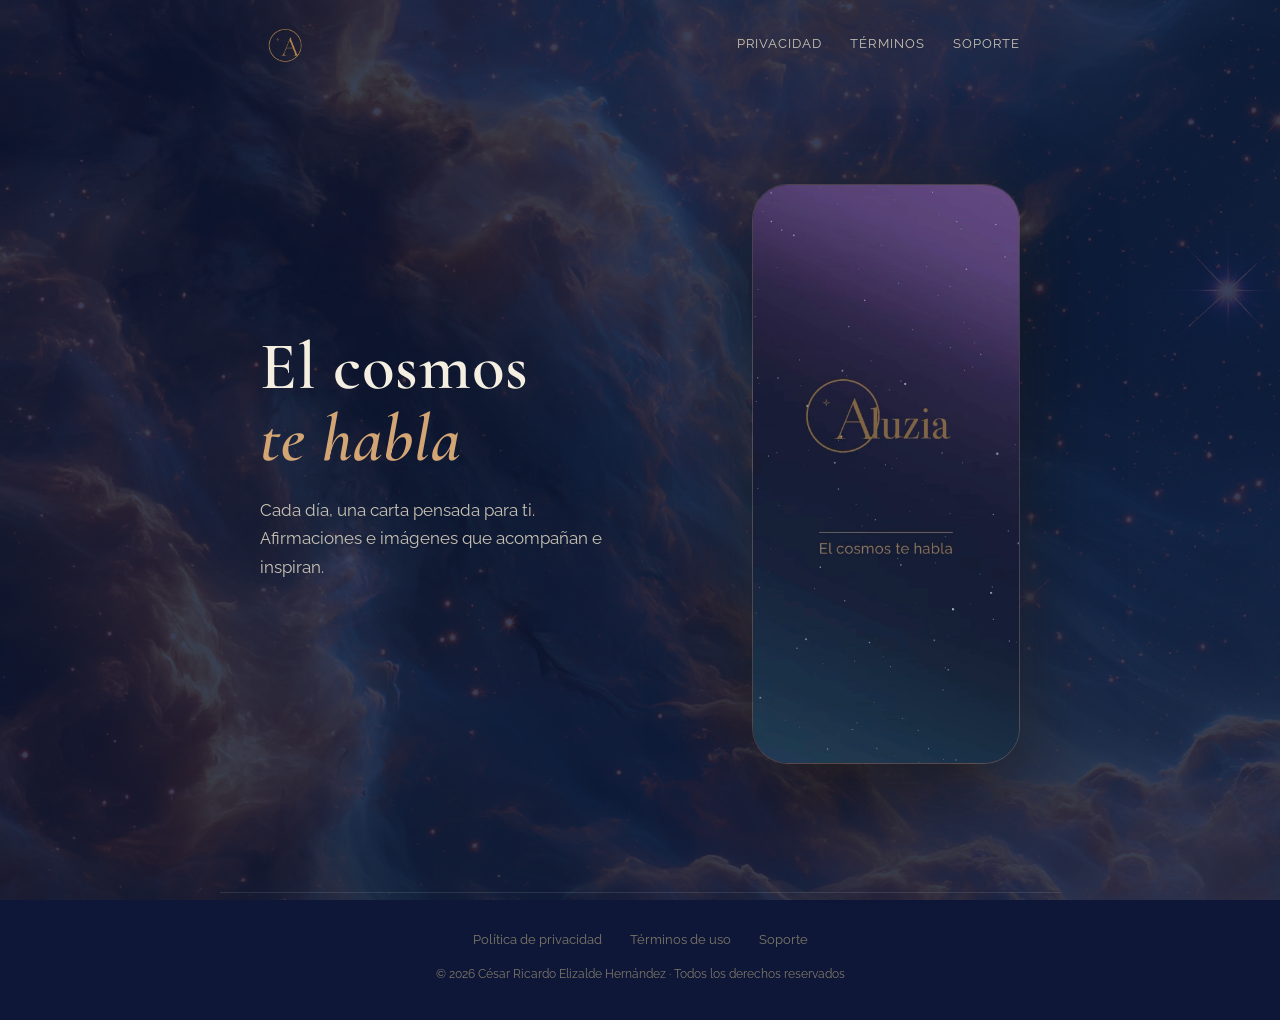
<file: index.html>
<!DOCTYPE html>
<html lang="es">
<head>
  <meta charset="UTF-8">
  <meta name="viewport" content="width=device-width, initial-scale=1">
  <title>Aluzia — El cosmos te habla</title>
  <meta name="description" content="Cada día, una carta del cosmos pensada para ti. Afirmaciones e imágenes que acompañan e inspiran.">
  <meta name="robots" content="index, follow">
  <!-- Favicon -->
  <link rel="icon" href="/favicon.ico" sizes="any">
  <link rel="icon" type="image/png" sizes="32x32" href="/favicon-32.png">
  <link rel="apple-touch-icon" href="/apple-touch-icon.png">
  <link rel="manifest" href="/site.webmanifest">
  <meta name="theme-color" content="#0F1738">
  <!-- Open Graph -->
  <meta property="og:title" content="Aluzia — El cosmos te habla">
  <meta property="og:description" content="Cartas del cosmos para ti.">
  <meta property="og:image" content="https://aluzia.app/og-image.jpg">
  <meta property="og:image:width" content="1200">
  <meta property="og:image:height" content="630">
  <meta property="og:url" content="https://aluzia.app/">
  <meta property="og:type" content="website">
  <meta property="og:locale" content="es_MX">
  <!-- Twitter -->
  <meta name="twitter:card" content="summary_large_image">
  <meta name="twitter:title" content="Aluzia — El cosmos te habla">
  <meta name="twitter:description" content="Cartas del cosmos para ti.">
  <meta name="twitter:image" content="https://aluzia.app/og-image.jpg">
  <link rel="preconnect" href="https://fonts.googleapis.com">
  <link rel="preconnect" href="https://fonts.gstatic.com" crossorigin>
  <link href="https://fonts.googleapis.com/css2?family=Cormorant+Garamond:ital,wght@0,400;0,600;1,400&family=Raleway:ital,wght@0,400;0,600;0,700;1,400&display=swap" rel="stylesheet">
  <link rel="stylesheet" href="/assets/aluzia.css">
</head>
<body>

  <header class="site-header">
    <a href="/" class="site-logo" aria-label="Aluzia — inicio">
      <img src="/assets/logo-aluzia.png" alt="Aluzia" height="40">
    </a>
    <nav class="site-nav" aria-label="Navegación principal">
      <a href="/privacidad">Privacidad</a>
      <a href="/terminos">Términos</a>
      <a href="/soporte">Soporte</a>
    </nav>
  </header>

  <main>
    <section class="hero" aria-labelledby="hero-titulo">
      <div class="hero-text">
        <h1 id="hero-titulo">El cosmos<br><em>te habla</em></h1>
        <p class="desc">Cada día, una carta pensada para ti.<br>Afirmaciones e imágenes que acompañan e inspiran.</p>
        <!-- App Store badge: descomentar cuando la app esté publicada
        <div class="appstore-area">
          <a href="https://apps.apple.com/app/aluzia/IDXXXXXXXX" aria-label="Descargar en el App Store">
            <img src="/assets/badge-appstore.svg" alt="Disponible en el App Store" height="48">
          </a>
        </div>
        -->
      </div>
      <div class="phone" role="img" aria-label="Video demostrativo de la app Aluzia">
        <video
          autoplay loop muted playsinline
          poster="/assets/demo-aluzia-poster.jpg"
          aria-hidden="true"
        >
          <source src="/assets/demo-aluzia.mp4" type="video/mp4">
        </video>
      </div>
    </section>
  </main>

  <footer class="site-footer">
    <nav class="footer-links" aria-label="Navegación legal">
      <a href="/privacidad">Política de privacidad</a>
      <a href="/terminos">Términos de uso</a>
      <a href="/soporte">Soporte</a>
    </nav>
    <p class="footer-copy">&copy; 2026 César Ricardo Elizalde Hernández · Todos los derechos reservados</p>
  </footer>

</body>
</html>
</file>
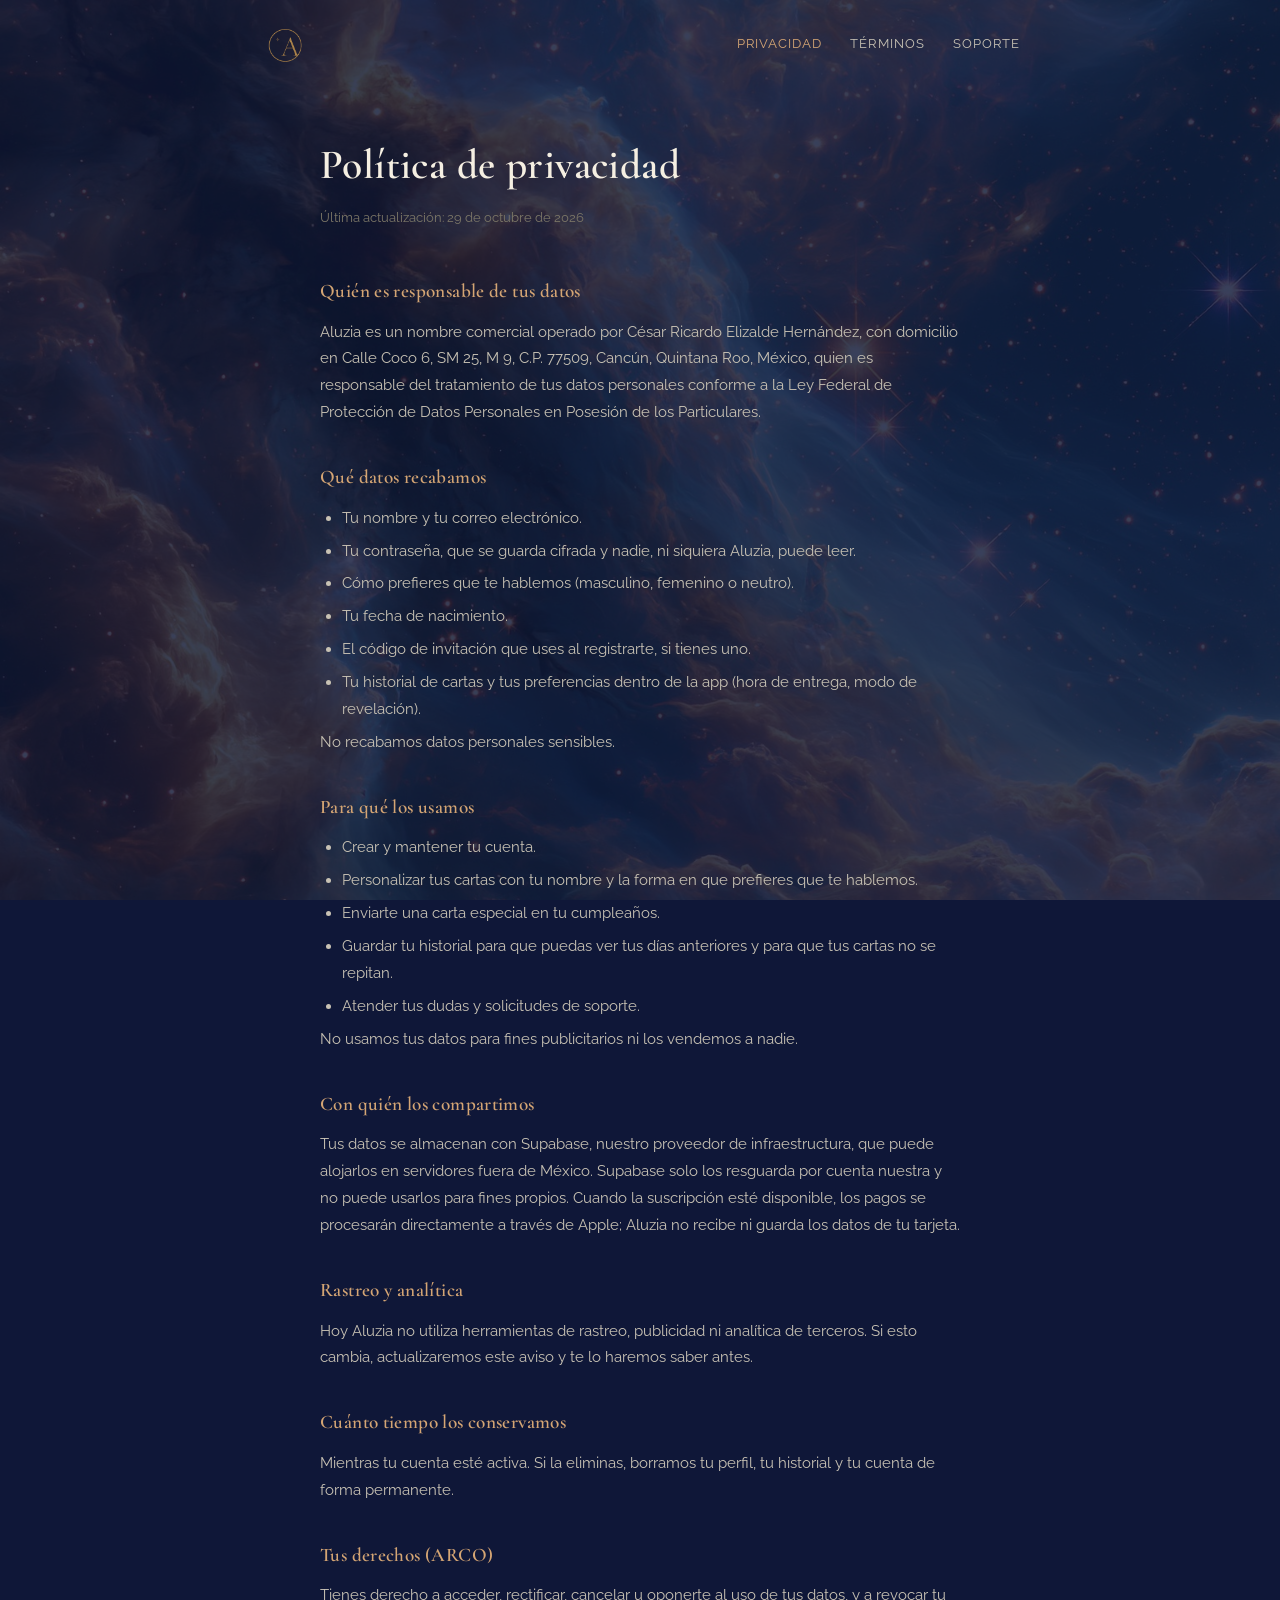
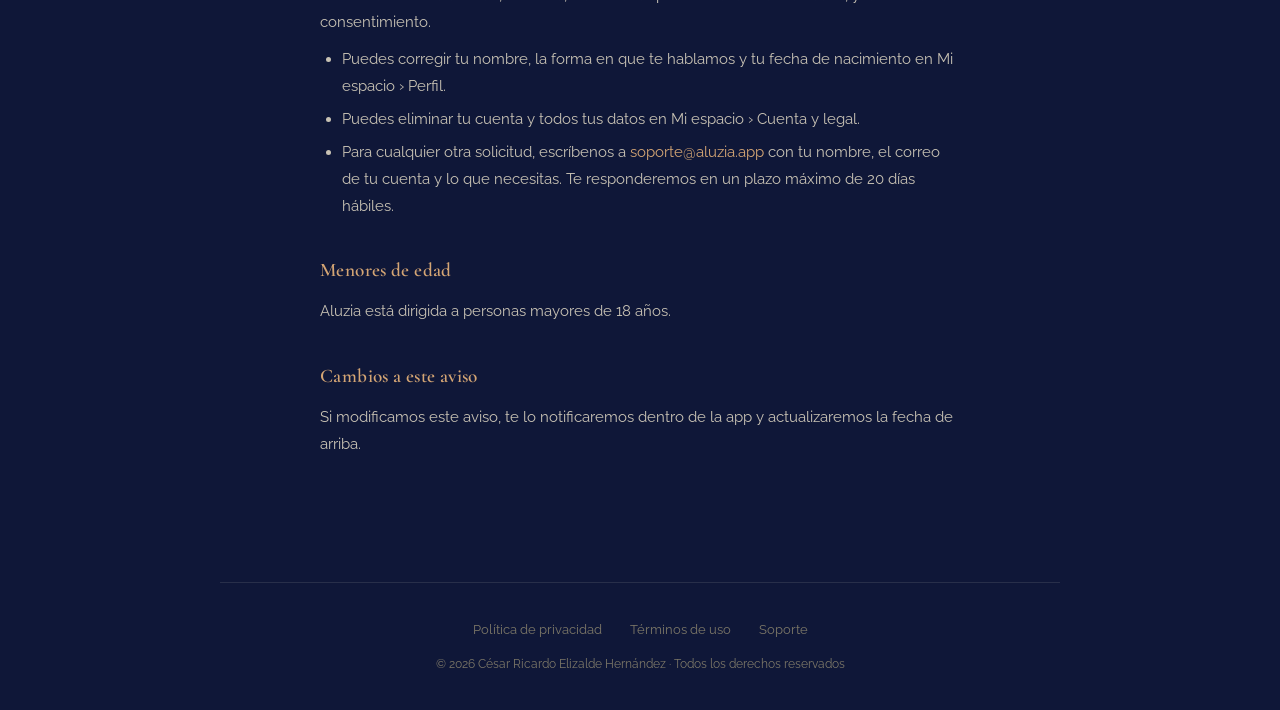
<file: privacidad/index.html>
<!DOCTYPE html>
<html lang="es">
<head>
  <meta charset="UTF-8">
  <meta name="viewport" content="width=device-width, initial-scale=1">
  <title>Política de privacidad — Aluzia</title>
  <meta name="description" content="Política de privacidad de Aluzia: qué datos recabamos, cómo los usamos y tus derechos.">
  <meta name="robots" content="index, follow">
  <!-- Favicon -->
  <link rel="icon" href="/favicon.ico" sizes="any">
  <link rel="icon" type="image/png" sizes="32x32" href="/favicon-32.png">
  <link rel="apple-touch-icon" href="/apple-touch-icon.png">
  <link rel="manifest" href="/site.webmanifest">
  <meta name="theme-color" content="#0F1738">
  <!-- Open Graph -->
  <meta property="og:title" content="Aluzia — El cosmos te habla">
  <meta property="og:description" content="Cartas del cosmos para ti.">
  <meta property="og:image" content="https://aluzia.app/og-image.jpg">
  <meta property="og:image:width" content="1200">
  <meta property="og:image:height" content="630">
  <meta property="og:url" content="https://aluzia.app/privacidad/">
  <meta property="og:type" content="website">
  <meta property="og:locale" content="es_MX">
  <!-- Twitter -->
  <meta name="twitter:card" content="summary_large_image">
  <meta name="twitter:title" content="Aluzia — El cosmos te habla">
  <meta name="twitter:description" content="Cartas del cosmos para ti.">
  <meta name="twitter:image" content="https://aluzia.app/og-image.jpg">
  <link rel="preconnect" href="https://fonts.googleapis.com">
  <link rel="preconnect" href="https://fonts.gstatic.com" crossorigin>
  <link href="https://fonts.googleapis.com/css2?family=Cormorant+Garamond:ital,wght@0,400;0,600;1,400&family=Raleway:ital,wght@0,400;0,600;0,700;1,400&display=swap" rel="stylesheet">
  <link rel="stylesheet" href="/assets/aluzia.css">
</head>
<body>

  <header class="site-header">
    <a href="/" class="site-logo" aria-label="Aluzia — inicio">
      <img src="/assets/logo-aluzia.png" alt="Aluzia" height="40">
    </a>
    <nav class="site-nav" aria-label="Navegación principal">
      <a href="/privacidad" class="current">Privacidad</a>
      <a href="/terminos">Términos</a>
      <a href="/soporte">Soporte</a>
    </nav>
  </header>

  <main>
    <div class="legal-wrap">
      <h1>Política de privacidad</h1>
      <p class="legal-updated">Última actualización: 29 de octubre de 2026</p>
      <div class="legal-section">
      <h2>Quién es responsable de tus datos</h2>
        <p>Aluzia es un nombre comercial operado por César Ricardo Elizalde Hernández, con domicilio en Calle Coco 6, SM 25, M 9, C.P. 77509, Cancún, Quintana Roo, México, quien es responsable del tratamiento de tus datos personales conforme a la Ley Federal de Protección de Datos Personales en Posesión de los Particulares.</p>
      </div>
      <div class="legal-section">
      <h2>Qué datos recabamos</h2>
        <ul>
          <li>Tu nombre y tu correo electrónico.</li>
          <li>Tu contraseña, que se guarda cifrada y nadie, ni siquiera Aluzia, puede leer.</li>
          <li>Cómo prefieres que te hablemos (masculino, femenino o neutro).</li>
          <li>Tu fecha de nacimiento.</li>
          <li>El código de invitación que uses al registrarte, si tienes uno.</li>
          <li>Tu historial de cartas y tus preferencias dentro de la app (hora de entrega, modo de revelación).</li>
        </ul>
        <p>No recabamos datos personales sensibles.</p>
      </div>
      <div class="legal-section">
      <h2>Para qué los usamos</h2>
        <ul>
          <li>Crear y mantener tu cuenta.</li>
          <li>Personalizar tus cartas con tu nombre y la forma en que prefieres que te hablemos.</li>
          <li>Enviarte una carta especial en tu cumpleaños.</li>
          <li>Guardar tu historial para que puedas ver tus días anteriores y para que tus cartas no se repitan.</li>
          <li>Atender tus dudas y solicitudes de soporte.</li>
        </ul>
        <p>No usamos tus datos para fines publicitarios ni los vendemos a nadie.</p>
      </div>
      <div class="legal-section">
      <h2>Con quién los compartimos</h2>
        <p>Tus datos se almacenan con Supabase, nuestro proveedor de infraestructura, que puede alojarlos en servidores fuera de México. Supabase solo los resguarda por cuenta nuestra y no puede usarlos para fines propios. Cuando la suscripción esté disponible, los pagos se procesarán directamente a través de Apple; Aluzia no recibe ni guarda los datos de tu tarjeta.</p>
      </div>
      <div class="legal-section">
      <h2>Rastreo y analítica</h2>
        <p>Hoy Aluzia no utiliza herramientas de rastreo, publicidad ni analítica de terceros. Si esto cambia, actualizaremos este aviso y te lo haremos saber antes.</p>
      </div>
      <div class="legal-section">
      <h2>Cuánto tiempo los conservamos</h2>
        <p>Mientras tu cuenta esté activa. Si la eliminas, borramos tu perfil, tu historial y tu cuenta de forma permanente.</p>
      </div>
      <div class="legal-section">
      <h2>Tus derechos (ARCO)</h2>
        <p>Tienes derecho a acceder, rectificar, cancelar u oponerte al uso de tus datos, y a revocar tu consentimiento.</p>
        <ul>
          <li>Puedes corregir tu nombre, la forma en que te hablamos y tu fecha de nacimiento en Mi espacio › Perfil.</li>
          <li>Puedes eliminar tu cuenta y todos tus datos en Mi espacio › Cuenta y legal.</li>
          <li>Para cualquier otra solicitud, escríbenos a <a href="mailto:soporte@aluzia.app">soporte@aluzia.app</a> con tu nombre, el correo de tu cuenta y lo que necesitas. Te responderemos en un plazo máximo de 20 días hábiles.</li>
        </ul>
      </div>
      <div class="legal-section">
      <h2>Menores de edad</h2>
        <p>Aluzia está dirigida a personas mayores de 18 años.</p>
      </div>
      <div class="legal-section">
      <h2>Cambios a este aviso</h2>
        <p>Si modificamos este aviso, te lo notificaremos dentro de la app y actualizaremos la fecha de arriba.</p>
      </div>
    </div>
  </main>

  <footer class="site-footer">
    <nav class="footer-links" aria-label="Navegación legal">
      <a href="/privacidad">Política de privacidad</a>
      <a href="/terminos">Términos de uso</a>
      <a href="/soporte">Soporte</a>
    </nav>
    <p class="footer-copy">&copy; 2026 César Ricardo Elizalde Hernández · Todos los derechos reservados</p>
  </footer>

</body>
</html>
</file>
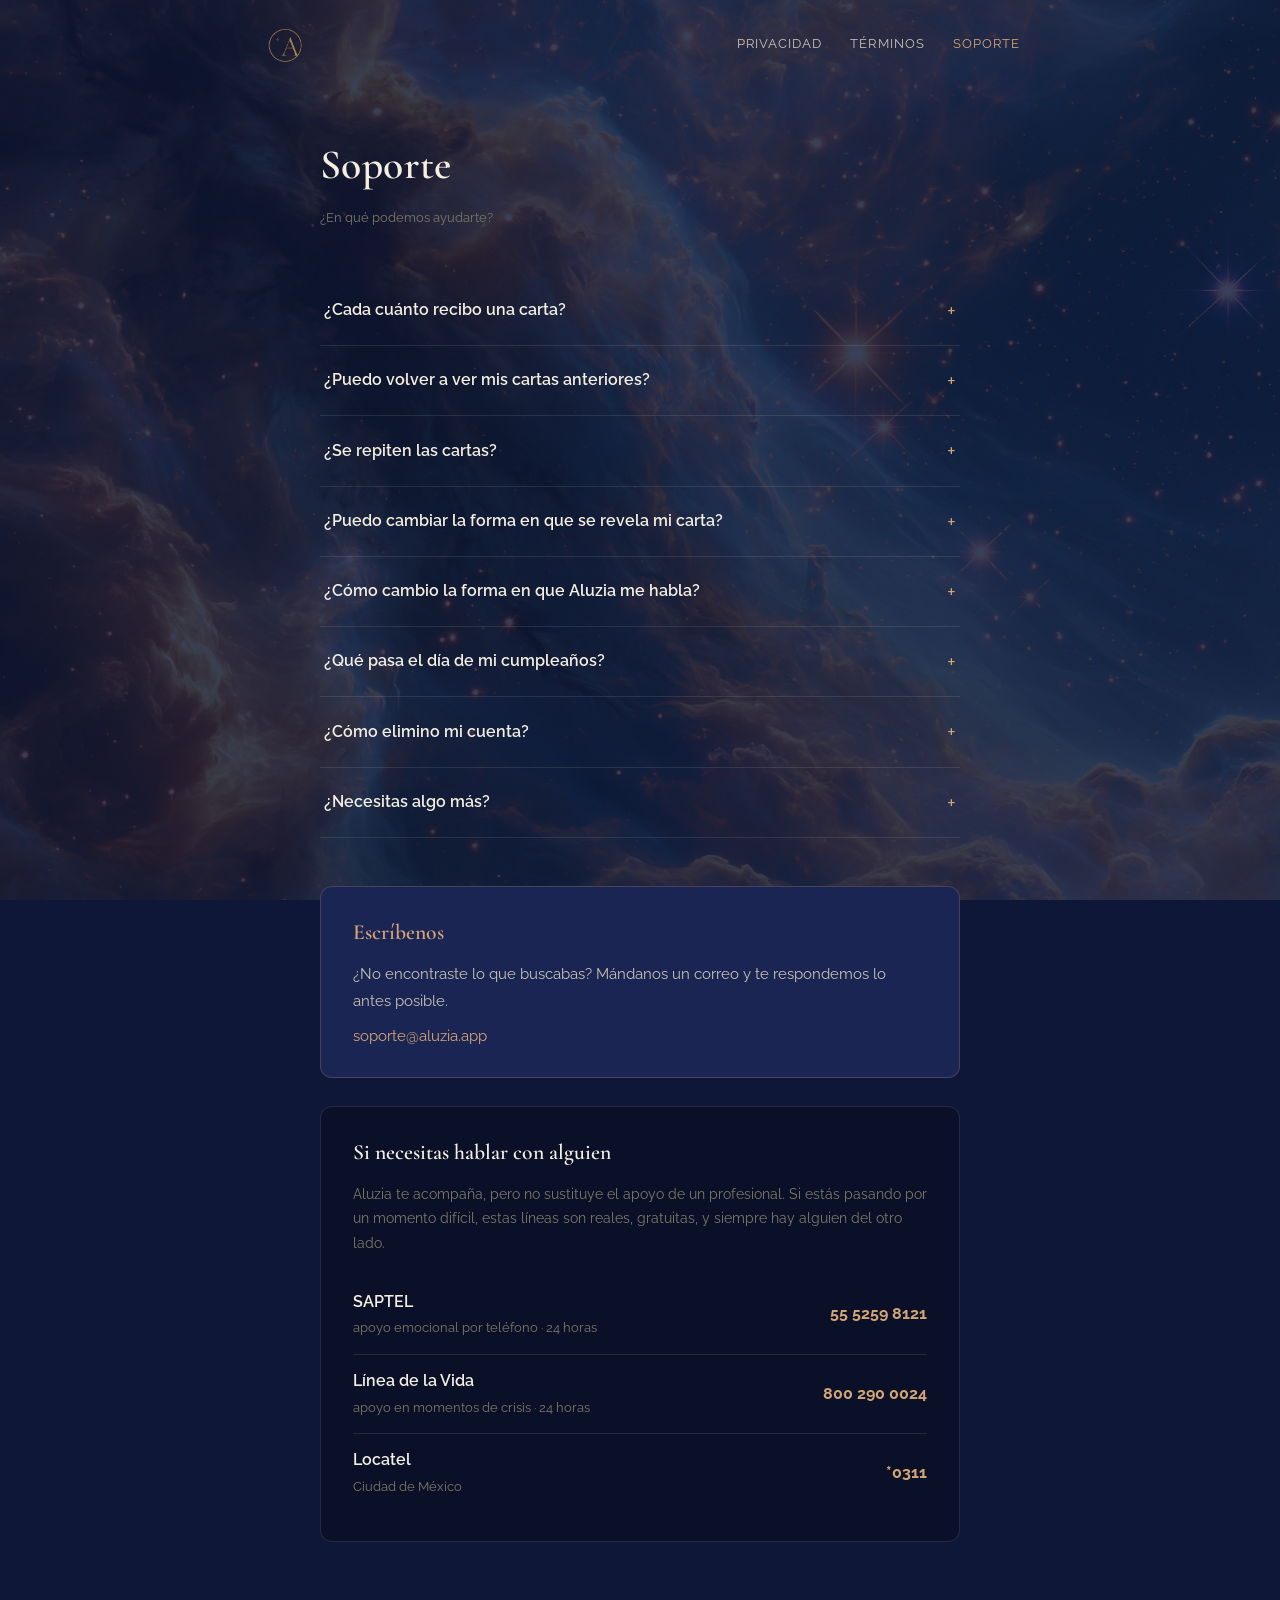
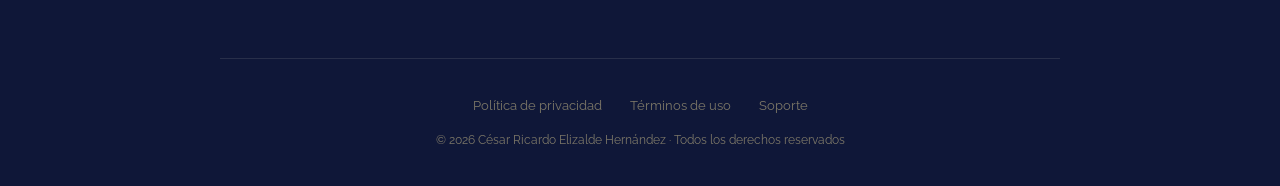
<file: soporte/index.html>
<!DOCTYPE html>
<html lang="es">
<head>
  <meta charset="UTF-8">
  <meta name="viewport" content="width=device-width, initial-scale=1">
  <title>Soporte — Aluzia</title>
  <meta name="description" content="Centro de ayuda de Aluzia: preguntas frecuentes, contacto y líneas de apoyo.">
  <meta name="robots" content="index, follow">
  <!-- Favicon -->
  <link rel="icon" href="/favicon.ico" sizes="any">
  <link rel="icon" type="image/png" sizes="32x32" href="/favicon-32.png">
  <link rel="apple-touch-icon" href="/apple-touch-icon.png">
  <link rel="manifest" href="/site.webmanifest">
  <meta name="theme-color" content="#0F1738">
  <!-- Open Graph -->
  <meta property="og:title" content="Aluzia — El cosmos te habla">
  <meta property="og:description" content="Cartas del cosmos para ti.">
  <meta property="og:image" content="https://aluzia.app/og-image.jpg">
  <meta property="og:image:width" content="1200">
  <meta property="og:image:height" content="630">
  <meta property="og:url" content="https://aluzia.app/soporte/">
  <meta property="og:type" content="website">
  <meta property="og:locale" content="es_MX">
  <!-- Twitter -->
  <meta name="twitter:card" content="summary_large_image">
  <meta name="twitter:title" content="Aluzia — El cosmos te habla">
  <meta name="twitter:description" content="Cartas del cosmos para ti.">
  <meta name="twitter:image" content="https://aluzia.app/og-image.jpg">
  <link rel="preconnect" href="https://fonts.googleapis.com">
  <link rel="preconnect" href="https://fonts.gstatic.com" crossorigin>
  <link href="https://fonts.googleapis.com/css2?family=Cormorant+Garamond:ital,wght@0,400;0,600;1,400&family=Raleway:ital,wght@0,400;0,600;0,700;1,400&display=swap" rel="stylesheet">
  <link rel="stylesheet" href="/assets/aluzia.css">
</head>
<body>

  <header class="site-header">
    <a href="/" class="site-logo" aria-label="Aluzia — inicio">
      <img src="/assets/logo-aluzia.png" alt="Aluzia" height="40">
    </a>
    <nav class="site-nav" aria-label="Navegación principal">
      <a href="/privacidad">Privacidad</a>
      <a href="/terminos">Términos</a>
      <a href="/soporte" class="current">Soporte</a>
    </nav>
  </header>

  <main>
    <div class="legal-wrap">
      <h1>Soporte</h1>
      <p class="legal-updated">¿En qué podemos ayudarte?</p>

      <div class="faq-list">
        <details>
          <summary>¿Cada cuánto recibo una carta?</summary>
          <p>Durante la prueba y con la suscripción, cada día te espera una carta nueva en Hoy. En la versión gratuita recibes una carta cada lunes y también el día de tu cumpleaños.</p>
        </details>
        <details>
          <summary>¿Puedo volver a ver mis cartas anteriores?</summary>
          <p>Sí. En Mis días encuentras las cartas de tus últimos 30 días.</p>
        </details>
        <details>
          <summary>¿Se repiten las cartas?</summary>
          <p>Aluzia cuida que no recibas el mismo mensaje dos veces mientras haya cartas nuevas para ti.</p>
        </details>
        <details>
          <summary>¿Puedo cambiar la forma en que se revela mi carta?</summary>
          <p>Sí, en Mi revelación. Si tu carta de hoy aún no se ha revelado, el nuevo modo se usa hoy; si ya la abriste, lo verás mañana.</p>
        </details>
        <details>
          <summary>¿Cómo cambio la forma en que Aluzia me habla?</summary>
          <p>En Mi espacio › Perfil eliges si prefieres que te hablemos en masculino, femenino o neutro.</p>
        </details>
        <details>
          <summary>¿Qué pasa el día de mi cumpleaños?</summary>
          <p>Ese día recibes una carta especial. Asegúrate de que tu fecha de nacimiento esté correcta en Perfil.</p>
        </details>
        <details>
          <summary>¿Cómo elimino mi cuenta?</summary>
          <p>En Mi espacio › Cuenta y legal. Se borran tu perfil, tu historial y tu cuenta de forma permanente.</p>
        </details>
        <details>
          <summary>¿Necesitas algo más?</summary>
          <p>Escríbenos a <a href="mailto:soporte@aluzia.app">soporte@aluzia.app</a> y te respondemos lo antes posible.</p>
        </details>
      </div>

      <div class="block block-contact">
        <h2>Escríbenos</h2>
        <p>¿No encontraste lo que buscabas? Mándanos un correo y te respondemos lo antes posible.</p>
        <p><a href="mailto:soporte@aluzia.app">soporte@aluzia.app</a></p>
      </div>

      <div class="block block-crisis">
        <h2>Si necesitas hablar con alguien</h2>
        <p class="note">Aluzia te acompaña, pero no sustituye el apoyo de un profesional. Si estás pasando por un momento difícil, estas líneas son reales, gratuitas, y siempre hay alguien del otro lado.</p>
        <div class="crisis-line">
          <div><span class="crisis-name">SAPTEL</span><span class="crisis-desc">apoyo emocional por teléfono · 24 horas</span></div>
          <a href="tel:5552598121" class="crisis-tel">55 5259 8121</a>
        </div>
        <div class="crisis-line">
          <div><span class="crisis-name">Línea de la Vida</span><span class="crisis-desc">apoyo en momentos de crisis · 24 horas</span></div>
          <a href="tel:8002900024" class="crisis-tel">800 290 0024</a>
        </div>
        <div class="crisis-line">
          <div><span class="crisis-name">Locatel</span><span class="crisis-desc">Ciudad de México</span></div>
          <a href="tel:*0311" class="crisis-tel">*0311</a>
        </div>
      </div>
    </div>
  </main>

  <footer class="site-footer">
    <nav class="footer-links" aria-label="Navegación legal">
      <a href="/privacidad">Política de privacidad</a>
      <a href="/terminos">Términos de uso</a>
      <a href="/soporte">Soporte</a>
    </nav>
    <p class="footer-copy">&copy; 2026 César Ricardo Elizalde Hernández · Todos los derechos reservados</p>
  </footer>

</body>
</html>
</file>
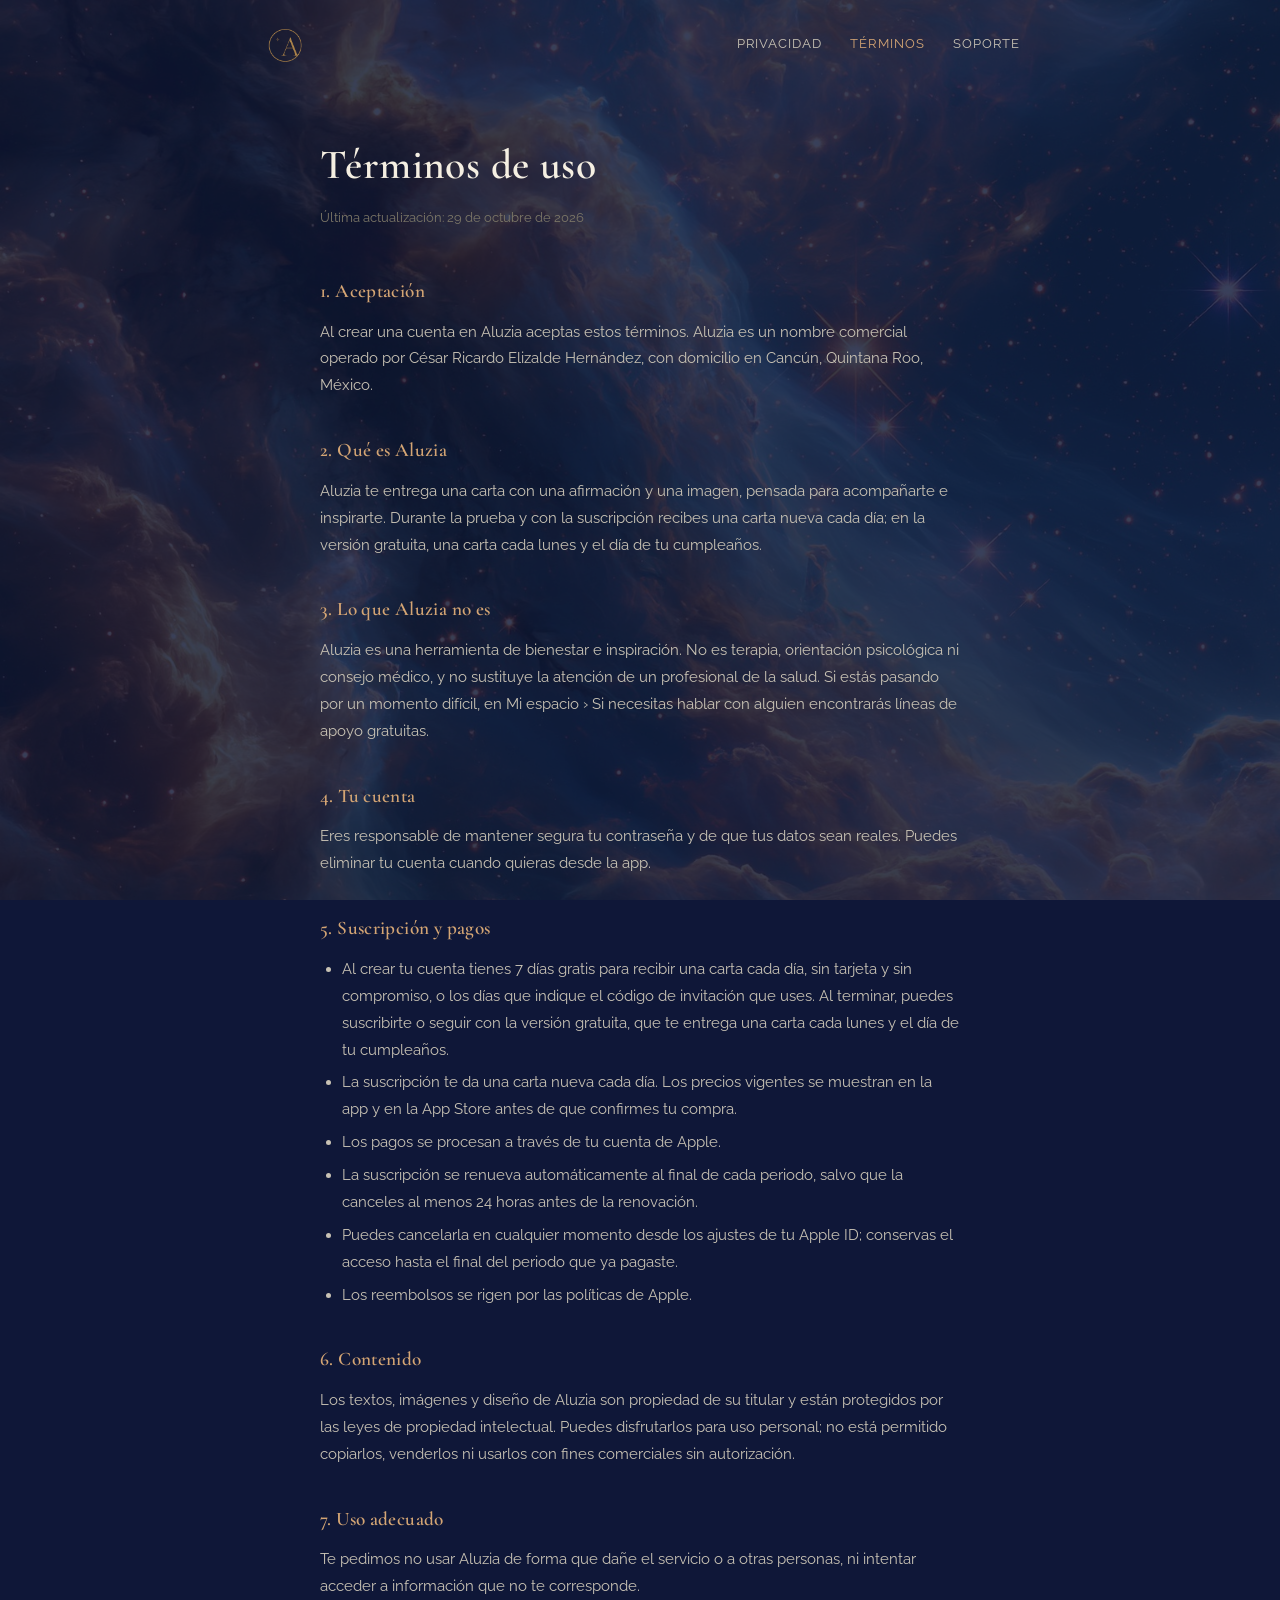
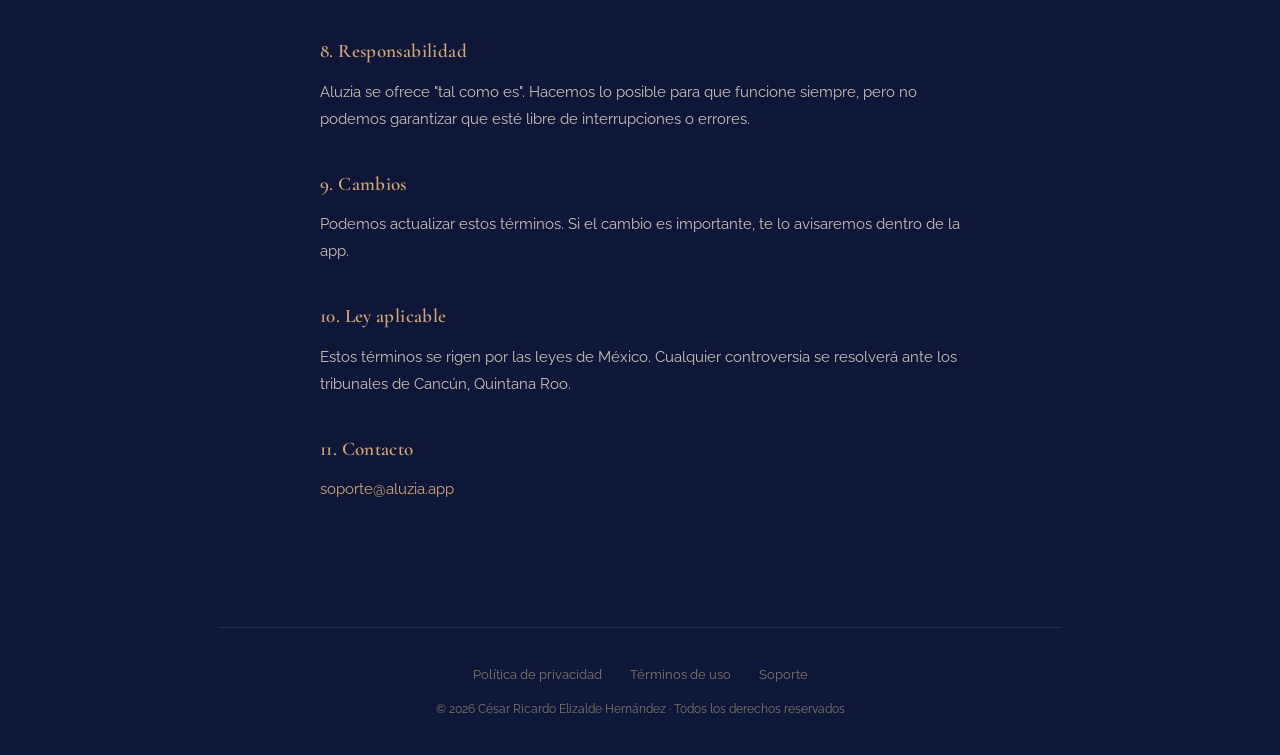
<file: terminos/index.html>
<!DOCTYPE html>
<html lang="es">
<head>
  <meta charset="UTF-8">
  <meta name="viewport" content="width=device-width, initial-scale=1">
  <title>Términos de uso — Aluzia</title>
  <meta name="description" content="Términos de uso de Aluzia: condiciones del servicio, suscripción y contenido.">
  <meta name="robots" content="index, follow">
  <!-- Favicon -->
  <link rel="icon" href="/favicon.ico" sizes="any">
  <link rel="icon" type="image/png" sizes="32x32" href="/favicon-32.png">
  <link rel="apple-touch-icon" href="/apple-touch-icon.png">
  <link rel="manifest" href="/site.webmanifest">
  <meta name="theme-color" content="#0F1738">
  <!-- Open Graph -->
  <meta property="og:title" content="Aluzia — El cosmos te habla">
  <meta property="og:description" content="Cartas del cosmos para ti.">
  <meta property="og:image" content="https://aluzia.app/og-image.jpg">
  <meta property="og:image:width" content="1200">
  <meta property="og:image:height" content="630">
  <meta property="og:url" content="https://aluzia.app/terminos/">
  <meta property="og:type" content="website">
  <meta property="og:locale" content="es_MX">
  <!-- Twitter -->
  <meta name="twitter:card" content="summary_large_image">
  <meta name="twitter:title" content="Aluzia — El cosmos te habla">
  <meta name="twitter:description" content="Cartas del cosmos para ti.">
  <meta name="twitter:image" content="https://aluzia.app/og-image.jpg">
  <link rel="preconnect" href="https://fonts.googleapis.com">
  <link rel="preconnect" href="https://fonts.gstatic.com" crossorigin>
  <link href="https://fonts.googleapis.com/css2?family=Cormorant+Garamond:ital,wght@0,400;0,600;1,400&family=Raleway:ital,wght@0,400;0,600;0,700;1,400&display=swap" rel="stylesheet">
  <link rel="stylesheet" href="/assets/aluzia.css">
</head>
<body>

  <header class="site-header">
    <a href="/" class="site-logo" aria-label="Aluzia — inicio">
      <img src="/assets/logo-aluzia.png" alt="Aluzia" height="40">
    </a>
    <nav class="site-nav" aria-label="Navegación principal">
      <a href="/privacidad">Privacidad</a>
      <a href="/terminos" class="current">Términos</a>
      <a href="/soporte">Soporte</a>
    </nav>
  </header>

  <main>
    <div class="legal-wrap">
      <h1>Términos de uso</h1>
      <p class="legal-updated">Última actualización: 29 de octubre de 2026</p>
      <div class="legal-section">
      <h2>1. Aceptación</h2>
        <p>Al crear una cuenta en Aluzia aceptas estos términos. Aluzia es un nombre comercial operado por César Ricardo Elizalde Hernández, con domicilio en Cancún, Quintana Roo, México.</p>
      </div>
      <div class="legal-section">
      <h2>2. Qué es Aluzia</h2>
        <p>Aluzia te entrega una carta con una afirmación y una imagen, pensada para acompañarte e inspirarte. Durante la prueba y con la suscripción recibes una carta nueva cada día; en la versión gratuita, una carta cada lunes y el día de tu cumpleaños.</p>
      </div>
      <div class="legal-section">
      <h2>3. Lo que Aluzia no es</h2>
        <p>Aluzia es una herramienta de bienestar e inspiración. No es terapia, orientación psicológica ni consejo médico, y no sustituye la atención de un profesional de la salud. Si estás pasando por un momento difícil, en Mi espacio › Si necesitas hablar con alguien encontrarás líneas de apoyo gratuitas.</p>
      </div>
      <div class="legal-section">
      <h2>4. Tu cuenta</h2>
        <p>Eres responsable de mantener segura tu contraseña y de que tus datos sean reales. Puedes eliminar tu cuenta cuando quieras desde la app.</p>
      </div>
      <div class="legal-section">
      <h2>5. Suscripción y pagos</h2>
        <ul>
          <li>Al crear tu cuenta tienes 7 días gratis para recibir una carta cada día, sin tarjeta y sin compromiso, o los días que indique el código de invitación que uses. Al terminar, puedes suscribirte o seguir con la versión gratuita, que te entrega una carta cada lunes y el día de tu cumpleaños.</li>
          <li>La suscripción te da una carta nueva cada día. Los precios vigentes se muestran en la app y en la App Store antes de que confirmes tu compra.</li>
          <li>Los pagos se procesan a través de tu cuenta de Apple.</li>
          <li>La suscripción se renueva automáticamente al final de cada periodo, salvo que la canceles al menos 24 horas antes de la renovación.</li>
          <li>Puedes cancelarla en cualquier momento desde los ajustes de tu Apple ID; conservas el acceso hasta el final del periodo que ya pagaste.</li>
          <li>Los reembolsos se rigen por las políticas de Apple.</li>
        </ul>
      </div>
      <div class="legal-section">
      <h2>6. Contenido</h2>
        <p>Los textos, imágenes y diseño de Aluzia son propiedad de su titular y están protegidos por las leyes de propiedad intelectual. Puedes disfrutarlos para uso personal; no está permitido copiarlos, venderlos ni usarlos con fines comerciales sin autorización.</p>
      </div>
      <div class="legal-section">
      <h2>7. Uso adecuado</h2>
        <p>Te pedimos no usar Aluzia de forma que dañe el servicio o a otras personas, ni intentar acceder a información que no te corresponde.</p>
      </div>
      <div class="legal-section">
      <h2>8. Responsabilidad</h2>
        <p>Aluzia se ofrece &quot;tal como es&quot;. Hacemos lo posible para que funcione siempre, pero no podemos garantizar que esté libre de interrupciones o errores.</p>
      </div>
      <div class="legal-section">
      <h2>9. Cambios</h2>
        <p>Podemos actualizar estos términos. Si el cambio es importante, te lo avisaremos dentro de la app.</p>
      </div>
      <div class="legal-section">
      <h2>10. Ley aplicable</h2>
        <p>Estos términos se rigen por las leyes de México. Cualquier controversia se resolverá ante los tribunales de Cancún, Quintana Roo.</p>
      </div>
      <div class="legal-section">
      <h2>11. Contacto</h2>
        <p><a href="mailto:soporte@aluzia.app">soporte@aluzia.app</a></p>
      </div>
    </div>
  </main>

  <footer class="site-footer">
    <nav class="footer-links" aria-label="Navegación legal">
      <a href="/privacidad">Política de privacidad</a>
      <a href="/terminos">Términos de uso</a>
      <a href="/soporte">Soporte</a>
    </nav>
    <p class="footer-copy">&copy; 2026 César Ricardo Elizalde Hernández · Todos los derechos reservados</p>
  </footer>

</body>
</html>
</file>
<file: assets/aluzia.css>
/* Aluzia — hoja de estilos compartida
   Paleta, tipografía y componentes para todas las páginas del sitio.
   Google Fonts (Cormorant Garamond + Raleway) se cargan desde cada HTML. */

/* ── Variables ─────────────────────────────────────────────────────────────── */
:root {
  --bg:        #0F1738;
  --surface:   #1B2554;
  --elevated:  #2D3C75;
  --accent:    #D4A574;
  --text:      #F5EFE2;
  --muted:     #C8C2B4;
  --subtle:    #7D7868;
  --border:    rgba(200, 194, 180, 0.14);
  --border-gold: rgba(212, 165, 116, 0.24);
  --font-serif: 'Cormorant Garamond', Georgia, 'Times New Roman', serif;
  --font-sans:  'Raleway', Arial, sans-serif;
  --max-w:     720px;
  --radius:    12px;
}

/* ── Reset ─────────────────────────────────────────────────────────────────── */
*, *::before, *::after { box-sizing: border-box; margin: 0; padding: 0; }
html { font-size: 16px; scroll-behavior: smooth; -webkit-text-size-adjust: 100%; }

/* ── Base ──────────────────────────────────────────────────────────────────── */
body {
  font-family: var(--font-sans);
  background-color: var(--bg);
  color: var(--text);
  min-height: 100dvh;
  line-height: 1.6;
  -webkit-font-smoothing: antialiased;
  background-image: url('nebulosa.jpg');
  background-size: cover;
  background-attachment: fixed;
  background-position: center;
}
body::before {
  content: '';
  position: fixed;
  inset: 0;
  background: rgba(15, 23, 56, 0.82);
  pointer-events: none;
  z-index: 0;
}
body > * { position: relative; z-index: 1; }

a { color: var(--accent); text-decoration: none; }
a:hover { text-decoration: underline; }
img { max-width: 100%; display: block; }

/* ── Header ────────────────────────────────────────────────────────────────── */
.site-header {
  display: flex;
  align-items: center;
  justify-content: space-between;
  padding: 24px 40px;
  max-width: calc(var(--max-w) + 120px);
  margin: 0 auto;
}
.site-logo img { height: 40px; width: auto; }
.site-nav { display: flex; gap: 28px; align-items: center; }
.site-nav a {
  font-family: var(--font-sans);
  font-size: 13px;
  letter-spacing: 0.08em;
  text-transform: uppercase;
  color: var(--muted);
  text-decoration: none;
  transition: color 0.2s;
}
.site-nav a:hover { color: var(--accent); text-decoration: none; }
.site-nav a.current { color: var(--accent); }

/* ── Hero (portada) ─────────────────────────────────────────────────────────── */
.hero {
  max-width: calc(var(--max-w) + 120px);
  margin: 0 auto;
  padding: 48px 40px 80px;
  display: grid;
  grid-template-columns: 1fr 268px;
  gap: 60px;
  align-items: center;
  min-height: calc(100dvh - 96px);
}
.hero-text h1 {
  font-family: var(--font-serif);
  font-size: clamp(2.8rem, 5.5vw, 4.2rem);
  font-weight: 600;
  line-height: 1.08;
  color: var(--text);
  margin-bottom: 20px;
  letter-spacing: 0.01em;
}
.hero-text h1 em {
  font-style: italic;
  color: var(--accent);
}
.hero-text .desc {
  font-size: 1.05rem;
  line-height: 1.7;
  color: var(--muted);
  margin-bottom: 36px;
  max-width: 380px;
}
.appstore-area { display: none; /* unhide when ready */ }

/* ── Phone frame ─────────────────────────────────────────────────────────────── */
.phone {
  width: 100%;
  max-width: 268px;
  justify-self: center;
  border-radius: 36px;
  overflow: hidden;
  border: 1px solid var(--border-gold);
  box-shadow:
    0 0  60px rgba(212, 165, 116, 0.07),
    0 32px 90px rgba(0, 0, 0, 0.55);
}
.phone video { display: block; width: 100%; }

/* ── Legal pages ─────────────────────────────────────────────────────────────── */
.legal-wrap {
  max-width: var(--max-w);
  margin: 0 auto;
  padding: 44px 40px 88px;
}
.legal-wrap h1 {
  font-family: var(--font-serif);
  font-size: 2.6rem;
  font-weight: 600;
  letter-spacing: 0.01em;
  margin-bottom: 8px;
}
.legal-updated {
  font-size: 0.83rem;
  color: var(--subtle);
  margin-bottom: 48px;
}
.legal-section { margin-bottom: 36px; }
.legal-section h2 {
  font-family: var(--font-serif);
  font-size: 1.2rem;
  font-weight: 600;
  color: var(--accent);
  margin-bottom: 12px;
  letter-spacing: 0.02em;
}
.legal-section p {
  font-size: 0.96rem;
  line-height: 1.75;
  color: var(--muted);
  margin-bottom: 10px;
}
.legal-section ul {
  list-style: disc;
  padding-left: 22px;
}
.legal-section li {
  font-size: 0.96rem;
  line-height: 1.75;
  color: var(--muted);
  margin-bottom: 6px;
}

/* ── FAQ (details / summary) ─────────────────────────────────────────────────── */
.faq-list { margin-bottom: 48px; }
.faq-list details {
  border-bottom: 1px solid var(--border);
}
.faq-list details summary {
  padding: 18px 4px;
  font-size: 0.97rem;
  font-weight: 600;
  cursor: pointer;
  list-style: none;
  display: flex;
  justify-content: space-between;
  align-items: center;
  color: var(--text);
  gap: 12px;
}
.faq-list details summary::-webkit-details-marker { display: none; }
.faq-list details summary::after {
  content: '+';
  font-size: 1.3rem;
  font-weight: 400;
  color: var(--accent);
  flex-shrink: 0;
  transition: transform 0.2s;
}
.faq-list details[open] summary::after { transform: rotate(45deg); }
.faq-list details p {
  padding: 4px 4px 20px;
  font-size: 0.95rem;
  line-height: 1.75;
  color: var(--muted);
}

/* ── Contact / crisis blocks ─────────────────────────────────────────────────── */
.block {
  border-radius: var(--radius);
  padding: 28px 32px;
  margin-bottom: 28px;
}
.block-contact {
  background: var(--surface);
  border: 1px solid var(--border-gold);
}
.block-crisis {
  background: rgba(0, 0, 0, 0.28);
  border: 1px solid var(--border);
}
.block h2 {
  font-family: var(--font-serif);
  font-size: 1.35rem;
  font-weight: 600;
  margin-bottom: 12px;
}
.block-contact h2 { color: var(--accent); }
.block-crisis h2  { color: var(--text); }
.block p {
  font-size: 0.95rem;
  line-height: 1.75;
  color: var(--muted);
  margin-bottom: 8px;
}
.block p:last-child { margin-bottom: 0; }
.block-crisis .note {
  font-size: 0.88rem;
  color: var(--subtle);
  margin-bottom: 20px;
}

.crisis-line {
  display: flex;
  justify-content: space-between;
  align-items: center;
  padding: 14px 0;
  border-bottom: 1px solid var(--border);
  gap: 16px;
}
.crisis-line:last-child { border-bottom: none; }
.crisis-name  { font-size: 0.97rem; font-weight: 600; color: var(--text); display: block; }
.crisis-desc  { font-size: 0.84rem; color: var(--subtle); }
.crisis-tel {
  font-weight: 700;
  font-size: 0.97rem;
  color: var(--accent);
  white-space: nowrap;
  flex-shrink: 0;
}
.crisis-tel:hover { text-decoration: underline; }

/* ── Footer ──────────────────────────────────────────────────────────────────── */
.site-footer {
  text-align: center;
  padding: 36px 40px;
  border-top: 1px solid var(--border);
  max-width: calc(var(--max-w) + 120px);
  margin: 0 auto;
}
.footer-links {
  display: flex;
  justify-content: center;
  flex-wrap: wrap;
  gap: 8px 28px;
  margin-bottom: 14px;
}
.footer-links a {
  font-size: 0.83rem;
  color: var(--subtle);
  text-decoration: none;
  transition: color 0.2s;
}
.footer-links a:hover { color: var(--accent); text-decoration: none; }
.footer-copy {
  font-size: 0.78rem;
  color: var(--subtle);
}

/* ── Responsive ──────────────────────────────────────────────────────────────── */
@media (max-width: 680px) {
  .site-header { padding: 20px 24px; }
  .site-nav a { font-size: 12px; letter-spacing: 0.06em; }

  .hero {
    grid-template-columns: 1fr;
    text-align: center;
    padding: 32px 24px 60px;
    min-height: auto;
    gap: 40px;
  }
  .hero-text h1 { font-size: 2.8rem; }
  .hero-text .desc { max-width: 100%; margin-left: auto; margin-right: auto; }
  .phone { max-width: 230px; margin: 0 auto; }

  .legal-wrap { padding: 32px 24px 64px; }
  .block { padding: 22px 20px; }
  .site-footer { padding: 28px 24px; }
}
</file>
